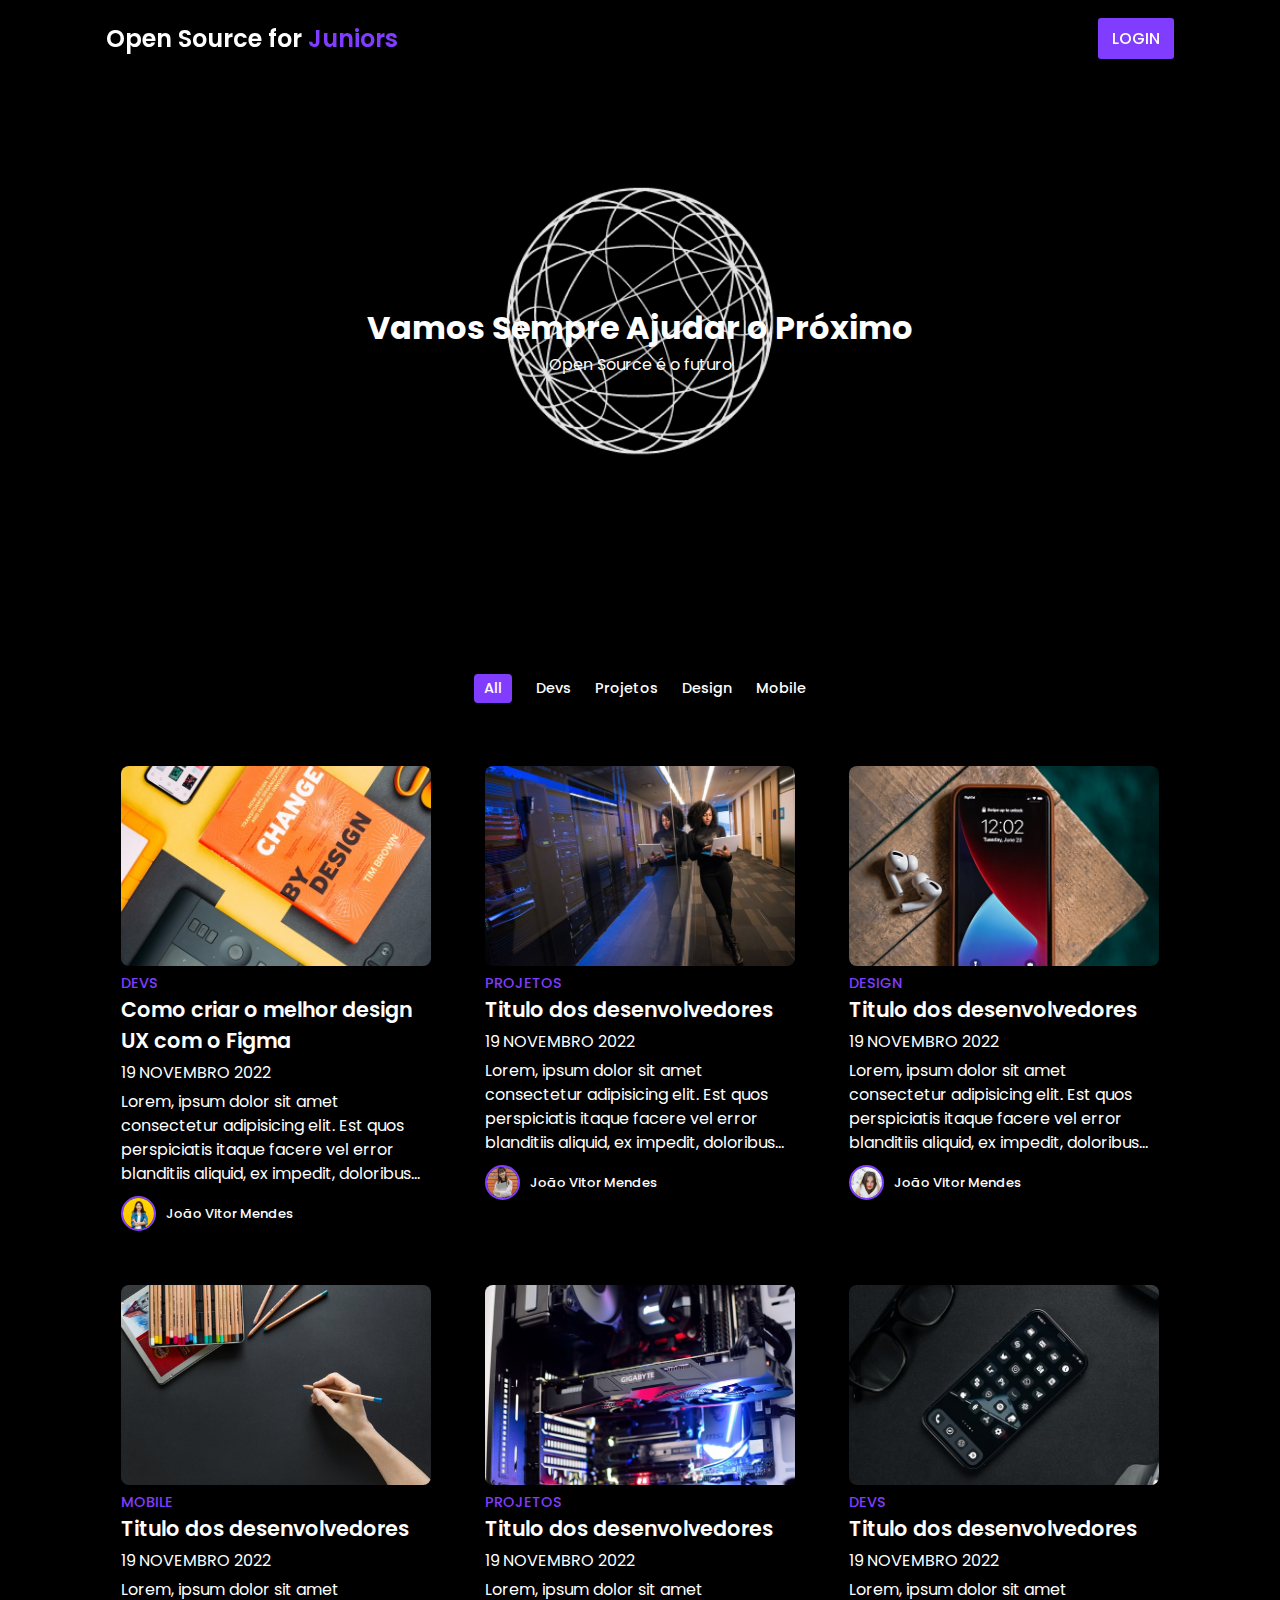
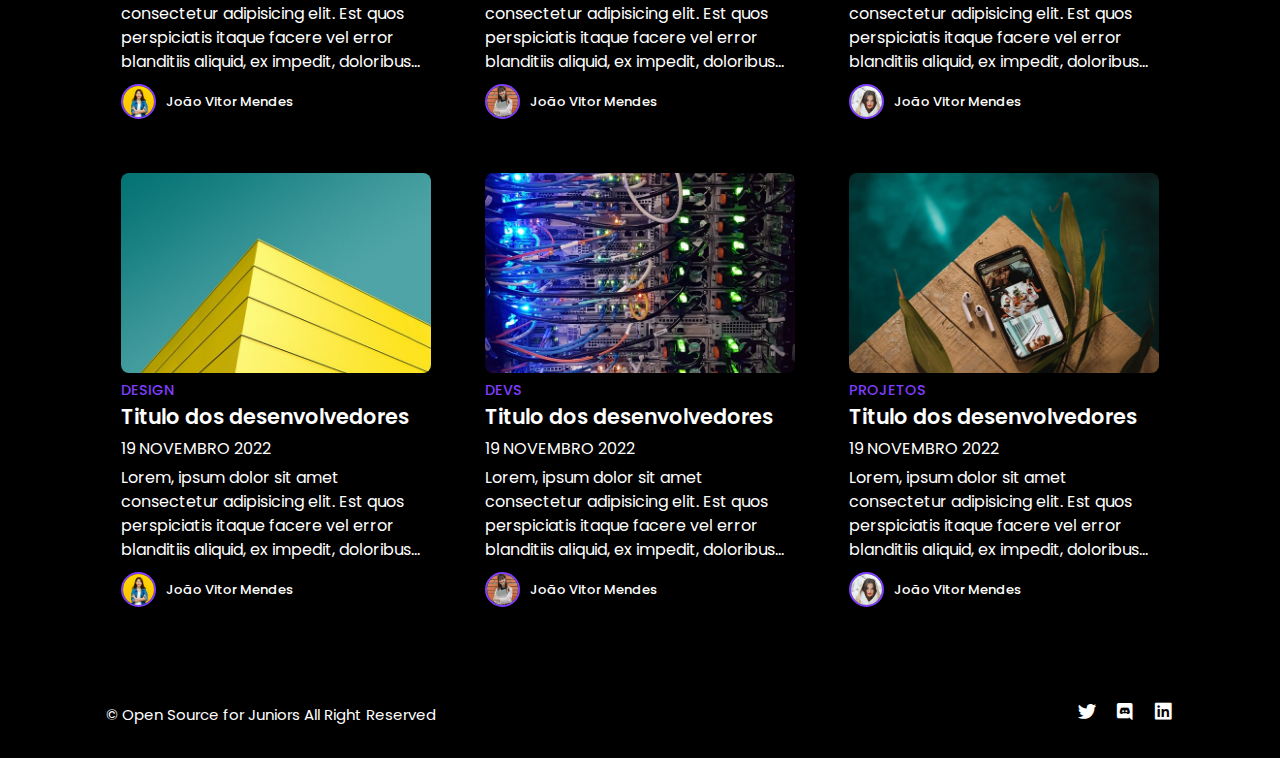
<file: index.html>
<!DOCTYPE html>
<html lang="pt-br">
<head>
    <meta charset="UTF-8">
    <meta http-equiv="X-UA-Compatible" content="IE=edge">
    <meta name="viewport" content="width=device-width, initial-scale=1.0">
    <!-- Favicon -->
    <link rel="icon" href="img/favicon.svg" />
    <!-- Link do css -->
    <link rel="stylesheet" href="css/style.css">
    <!-- Box icons -->
    <link href='https://unpkg.com/boxicons@2.1.4/css/boxicons.min.css' rel='stylesheet'>
    <title>Open Source for Juniors</title>
</head>
<body>

    <!-- Header -->
    <header>
        <!-- Nav -->
        <div class="Nav container">
        <!-- logo -->
        <a href="#" class="logo">Open Source for <span> Juniors </span></a>
        <!-- login Btn -->
        <a href="#" class="login">Login</a>
    </div>

    </header>
    <!-- Home -->
    <section class="home" id="home">
        <img src="img/Open source for juniors.png" alt="Open source for juniors">
        <div class="home-text container">
            <h2 class="home-title"> Vamos Sempre Ajudar o Próximo</h2>
            <h1 class="home-subtitle">Open Source é o futuro<h1>
        </div>
    </section>
    <!-- Post filter-->
    <div class="post-filter container">
        <span class="filter-item active-filter" data-filter="all">All</span>
        <span class="filter-item" data-filter="devs">Devs</span>
        <span class="filter-item" data-filter="projetos">Projetos</span>
        <span class="filter-item" data-filter="design">Design</span>
        <span class="filter-item" data-filter="mobile">Mobile</span>
    </div>
    <!-- Post -->
    <section class="post container">
        <!-- Post Box 1 -->
        <div class="post-box devs">
            <img src="img/post-1.jpg" alt="" class="post-img">
            <h2 class="category">Devs</h2>
            <a href="post-page.html" class="post-title">
                Como criar o melhor design UX com o Figma
            </a>
            <span class="post-date">19 Novembro 2022</span>
            <p class="post-description">Lorem, ipsum dolor sit amet consectetur adipisicing elit. Est quos perspiciatis itaque facere vel error blanditiis aliquid, ex impedit, doloribus quae perferendis similique ab dignissimos?</p>
        <!-- Profile -->
            <div class="profile">
                <img src="img/profile-1.jpg" alt="" class="profile-img">
                <span class="profile-name">João Vitor Mendes</span>
            </div>
        </div>
        <!-- Post Box 2 -->
        <div class="post-box projetos">
            <img src="img/post-2.jpg" alt="" class="post-img">
            <h2 class="category">Projetos</h2>
            <a href="post-page.html" class="post-title">
                Titulo dos desenvolvedores
            </a>
            <span class="post-date">19 Novembro 2022</span>
            <p class="post-description">Lorem, ipsum dolor sit amet consectetur adipisicing elit. Est quos perspiciatis itaque facere vel error blanditiis aliquid, ex impedit, doloribus quae perferendis similique ab dignissimos?</p>
        <!-- Profile -->
            <div class="profile">
                <img src="img/profile-2.jpg" alt="" class="profile-img">
                <span class="profile-name">João Vitor Mendes</span>
            </div>
        </div>
        <!-- Post Box 3 -->
        <div class="post-box design">
            <img src="img/post-3.jpg" alt="" class="post-img">
            <h2 class="category">Design</h2>
            <a href="post-page.html" class="post-title">
                Titulo dos desenvolvedores
            </a>
            <span class="post-date">19 Novembro 2022</span>
            <p class="post-description">Lorem, ipsum dolor sit amet consectetur adipisicing elit. Est quos perspiciatis itaque facere vel error blanditiis aliquid, ex impedit, doloribus quae perferendis similique ab dignissimos?</p>
        <!-- Profile -->
            <div class="profile">
                <img src="img/profile-3.jpg" alt="" class="profile-img">
                <span class="profile-name">João Vitor Mendes</span>
            </div>
        </div>
        <!-- Post Box 4 -->
        <div class="post-box mobile">
            <img src="img/post-4.jpg" alt="" class="post-img">
            <h2 class="category">Mobile</h2>
            <a href="post-page.html" class="post-title">
                Titulo dos desenvolvedores
            </a>
            <span class="post-date">19 Novembro 2022</span>
            <p class="post-description">Lorem, ipsum dolor sit amet consectetur adipisicing elit. Est quos perspiciatis itaque facere vel error blanditiis aliquid, ex impedit, doloribus quae perferendis similique ab dignissimos?</p>
        <!-- Profile -->
            <div class="profile">
                <img src="img/profile-1.jpg" alt="" class="profile-img">
                <span class="profile-name">João Vitor Mendes</span>
            </div>
        </div>
        <!-- Post Box 5 -->
        <div class="post-box projetos">
            <img src="img/post-5.jpg" alt="" class="post-img">
            <h2 class="category">Projetos</h2>
            <a href="post-page.html" class="post-title">
                Titulo dos desenvolvedores
            </a>
            <span class="post-date">19 Novembro 2022</span>
            <p class="post-description">Lorem, ipsum dolor sit amet consectetur adipisicing elit. Est quos perspiciatis itaque facere vel error blanditiis aliquid, ex impedit, doloribus quae perferendis similique ab dignissimos?</p>
        <!-- Profile -->
            <div class="profile">
                <img src="img/profile-2.jpg" alt="" class="profile-img">
                <span class="profile-name">João Vitor Mendes</span>
            </div>
        </div>
        <!-- Post Box 6 -->
        <div class="post-box devs">
            <img src="img/post-6.jpg" alt="" class="post-img">
            <h2 class="category">Devs</h2>
            <a href="post-page.html" class="post-title">
                Titulo dos desenvolvedores
            </a>
            <span class="post-date">19 Novembro 2022</span>
            <p class="post-description">Lorem, ipsum dolor sit amet consectetur adipisicing elit. Est quos perspiciatis itaque facere vel error blanditiis aliquid, ex impedit, doloribus quae perferendis similique ab dignissimos?</p>
        <!-- Profile -->
            <div class="profile">
                <img src="img/profile-3.jpg" alt="" class="profile-img">
                <span class="profile-name">João Vitor Mendes</span>
            </div>
        </div>
        <!-- Post Box 7 -->
        <div class="post-box design">
            <img src="img/post-7.jpg" alt="" class="post-img">
            <h2 class="category">Design</h2>
            <a href="post-page.html" class="post-title">
                Titulo dos desenvolvedores
            </a>
            <span class="post-date">19 Novembro 2022</span>
            <p class="post-description">Lorem, ipsum dolor sit amet consectetur adipisicing elit. Est quos perspiciatis itaque facere vel error blanditiis aliquid, ex impedit, doloribus quae perferendis similique ab dignissimos?</p>
        <!-- Profile -->
            <div class="profile">
                <img src="img/profile-1.jpg" alt="" class="profile-img">
                <span class="profile-name">João Vitor Mendes</span>
            </div>
        </div>
        <!-- Post Box 8 -->
        <div class="post-box devs">
            <img src="img/post-8.jpg" alt="" class="post-img">
            <h2 class="category">Devs</h2>
            <a href="post-page.html" class="post-title">
                Titulo dos desenvolvedores
            </a>
            <span class="post-date">19 Novembro 2022</span>
            <p class="post-description">Lorem, ipsum dolor sit amet consectetur adipisicing elit. Est quos perspiciatis itaque facere vel error blanditiis aliquid, ex impedit, doloribus quae perferendis similique ab dignissimos?</p>
        <!-- Profile -->
            <div class="profile">
                <img src="img/profile-2.jpg" alt="" class="profile-img">
                <span class="profile-name">João Vitor Mendes</span>
            </div>
        </div>
        <!-- Post Box 9 -->
        <div class="post-box projetos">
            <img src="img/post-9.jpg" alt="" class="post-img">
            <h2 class="category">Projetos</h2>
            <a href="post-page.html" class="post-title">
                Titulo dos desenvolvedores
            </a>
            <span class="post-date">19 Novembro 2022</span>
            <p class="post-description">Lorem, ipsum dolor sit amet consectetur adipisicing elit. Est quos perspiciatis itaque facere vel error blanditiis aliquid, ex impedit, doloribus quae perferendis similique ab dignissimos?</p>
        <!-- Profile -->
            <div class="profile">
                <img src="img/profile-3.jpg" alt="" class="profile-img">
                <span class="profile-name">João Vitor Mendes</span>
            </div>
        </div>
    </section>

    <!-- Footter -->

    <div class="footer container">
        <p>&#169; Open Source for Juniors All Right Reserved</p>
        <div class="social">
            <a
                href="https://twitter.com/opensourceforjn"
                target="_blank"
                rel="noreferrer"
            >
                <i class="bx bxl-twitter"></i>
            </a>
            <!-- Ainda não tem Instagram!
            <a href="#" target="_blank" rel="noreferrer">
                <i class="bx bxl-instagram"></i>
            </a> -->
            <a
                href="https://discord.com/invite/TdVXnnhj"
                target="_blank"
                rel="noreferrer"
            >
                <i class="bx bxl-discord"></i>
            </a>
            <a
                href="https://www.linkedin.com/company/opensourceforjuniors/"
                target="_blank"
                rel="noreferrer"
            >
                <i class="bx bxl-linkedin-square"></i>
            </a>
        </div>
    </div>


    <!-- Jquery link-->
    <script src="https://code.jquery.com/jquery-3.6.1.js" integrity="sha256-3zlB5s2uwoUzrXK3BT7AX3FyvojsraNFxCc2vC/7pNI=" crossorigin="anonymous"></script>
    <!--Link do Js-->
    <script src="js/app.js"></script>
</body>
</html>
</file>
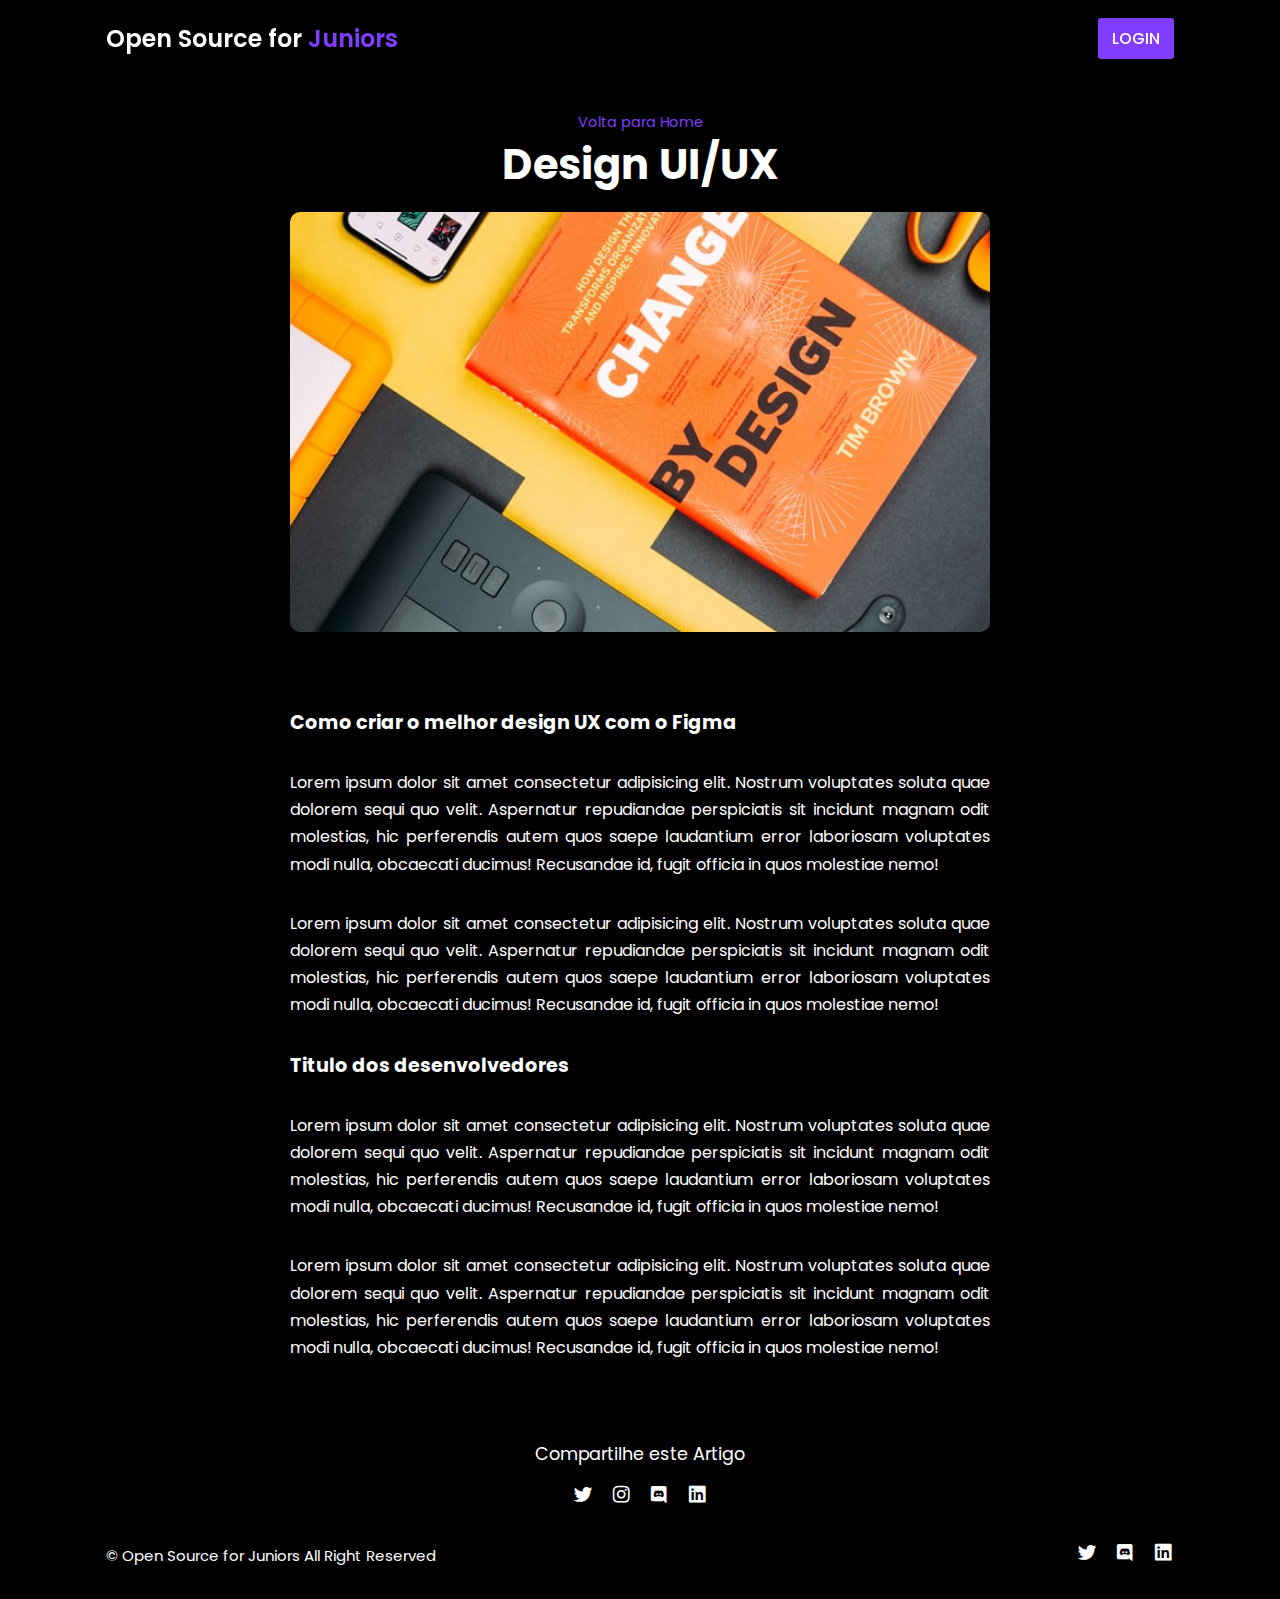
<file: post-page.html>
<!DOCTYPE html>
<html lang="pt-br">
<head>
    <meta charset="UTF-8">
    <meta http-equiv="X-UA-Compatible" content="IE=edge">
    <meta name="viewport" content="width=device-width, initial-scale=1.0">
    <!-- Link do css -->
    <link rel="stylesheet" href="css/style.css">
    <!-- Box icons -->
    <link href='https://unpkg.com/boxicons@2.1.4/css/boxicons.min.css' rel='stylesheet'>
    <title>Post page</title>
</head>
<body>

    <!-- Header -->
    <header>
    <!-- Nav -->
        <div class="Nav container">
    <!-- logo -->
        <a href="index.html" class="logo">Open Source for <span> Juniors </span></a>
    <!-- login Btn -->
        <a href="#" class="login">Login</a>
    </div>

    </header>

    <!-- Post content -->
    <section class="post-header">
        <div class="header-content post-container">
            <a href="index.html" class="back-home">Volta para Home</a>
            <h1 class="header-title">Design UI/UX</h1>
            <img src="img/post-1.jpg" alt="" class="header-img">
        </div>
    </section>

    <!-- Posts -->
    <section class="post-content post-container">
        <h2 class="sub-heading">Como criar o melhor design UX com o Figma</h2>
        <p class="post-text">Lorem ipsum dolor sit amet consectetur adipisicing elit. Nostrum voluptates soluta quae dolorem sequi quo velit. Aspernatur repudiandae perspiciatis sit incidunt magnam odit molestias, hic perferendis autem quos saepe laudantium error laboriosam voluptates modi nulla, obcaecati ducimus! Recusandae id, fugit officia in quos molestiae nemo!</p>
        <p class="post-text">Lorem ipsum dolor sit amet consectetur adipisicing elit. Nostrum voluptates soluta quae dolorem sequi quo velit. Aspernatur repudiandae perspiciatis sit incidunt magnam odit molestias, hic perferendis autem quos saepe laudantium error laboriosam voluptates modi nulla, obcaecati ducimus! Recusandae id, fugit officia in quos molestiae nemo!</p>
        <h2 class="sub-heading">Titulo dos desenvolvedores</h2>
        <p class="post-text">Lorem ipsum dolor sit amet consectetur adipisicing elit. Nostrum voluptates soluta quae dolorem sequi quo velit. Aspernatur repudiandae perspiciatis sit incidunt magnam odit molestias, hic perferendis autem quos saepe laudantium error laboriosam voluptates modi nulla, obcaecati ducimus! Recusandae id, fugit officia in quos molestiae nemo!</p>
        <p class="post-text">Lorem ipsum dolor sit amet consectetur adipisicing elit. Nostrum voluptates soluta quae dolorem sequi quo velit. Aspernatur repudiandae perspiciatis sit incidunt magnam odit molestias, hic perferendis autem quos saepe laudantium error laboriosam voluptates modi nulla, obcaecati ducimus! Recusandae id, fugit officia in quos molestiae nemo!</p>
    </section>

    <!-- Share -->
    <div class="share post-container">
        <span class="share-title">Compartilhe este Artigo</span>
        <div class="social">
            <a href="#"><i class='bx bxl-twitter' ></i></a>
            <a href="#"><i class='bx bxl-instagram' ></i></a>
            <a href="#"><i class='bx bxl-discord' ></i></a>
            <a href="#"><i class='bx bxl-linkedin-square' ></i></a>
        </div>
    </div>

    <!-- Footter -->
    <div class="footer container">
        <p>&#169; Open Source for Juniors All Right Reserved</p>
        <div class="social">
            <a href="https://twitter.com/opensourceforjn" target="_blank"rel="noreferrer"><i class='bx bxl-twitter' ></i></a>
            <a href="https://discord.com/invite/TdVXnnhj" target="_blank"rel="noreferrer"><i class='bx bxl-discord' ></i></a>
            <a ref="https://www.linkedin.com/company/opensourceforjuniors/" target="_blank"rel="noreferrer"><i class='bx bxl-linkedin-square' ></i></a>
        </div>
    </div>


    <!-- Jquery link-->
    <script src="https://code.jquery.com/jquery-3.6.1.js" integrity="sha256-3zlB5s2uwoUzrXK3BT7AX3FyvojsraNFxCc2vC/7pNI=" crossorigin="anonymous"></script>
    <!--Link do Js-->
    <script src="js/app.js"></script>
</body>
</html>
</file>
<file: css/style.css>
/* Google fonts */
@import url('https://fonts.googleapis.com/css2?family=Poppins:wght@400;500;600;700&display=swap');

*{
    font-family: 'Poppins', sans-serif;
    margin: 0;
    padding: 0;
    scroll-behavior: smooth;
    scroll-padding-top: 2rem ;
    box-sizing: border-box;
}

body {
    background: var(--container-color);
}



/* variaveis */
:root{
    --container-color:#000000;
    --second-color: #803dff;
    --text-color: #172317 ;
    --bg-color: #fff;
}

::selection{
    color: var(--bg-color);
    background: var(--second-color);
}

a {
    text-decoration: none; 
}

li{
    list-style: none;
}

section {
    padding: 3rem 0;
}

/* Header */

.container {
    max-width: 1068px;
    margin: auto;
    width: 100%;
}

header {
    position:  fixed;
    top: 0;
    left: 0;
    width: 100%;
    z-index: 200;
}

header.shadow {
    background: var(--bg-color);
    box-shadow: 0 1px 4px hsl(0 4% 14% / 10%);
    transition: 0.4s;
}

header.shadow .logo {
    color: var(--text-color);
}

.Nav {
    display: flex;
    align-items: center;
    justify-content: space-between;
    padding: 18px 0;
}

.logo {
    font-size: 1.5rem;
    font-weight: 600;
    color: var(--bg-color);
}

.logo span{
    color: var(--second-color);
}

.login {
    padding: 8px 14px;
    text-transform: uppercase;
    font-weight: 500;
    border-radius: 3px;
    background: var(--second-color);
    color: var(--bg-color);
}

.login:hover {
    background: hsl(260, 100%, 61%);
    transition: 0.3;
}

.home {
    width: 100%;
    min-height: 440px;
    background: var(--container-color);
    display: grid;
    justify-content: center;
    align-items: center;
}

.home-text {
    color: var(--bg-color);
    text-align: center;
    margin-top: -290px;
    width: 100%;
}

.home img { 
    width: 100%;
    opacity: 0.9;
    display: flex;
    max-width: 100%;
   
}

.home-title {
    font-size: 2rem;
}

.home-subtitle {
    font-size: 1rem;
    font-weight: 400;
}

/* Post filter */

.post-filter {
    display: flex;
    justify-content: center;
    align-items: center;
    column-gap: 1.5rem;
    margin-top: 2rem !important;
    color: var(--bg-color);
}

.filter-item {
    font-size: 0.9rem;
    font-weight: 500;
    cursor: pointer;
}

.active-filter {
    background:var(--second-color);
    color: var(--bg-color);
    padding: 4px 10px;
    border-radius: 4px;
}

/* Posts */

.post {
    display: grid;
    grid-template-columns: repeat(auto-fit, minmax(280px, auto));
    justify-content: center;
    gap: 1.5rem;
}

.post-box {
    background: var(--container-color);
    box-shadow: 0 4xp 14px hsl(355deg 25% 15% / 10%);
    padding: 15px;
    border-radius: 0.5rem;
}

.post-img {
    width: 100%;
    height: 200px;
    object-fit: cover;
    object-position: center;
    border-radius: 0.5rem;
}

.category {
   font-size: 0.9rem;
   font-weight: 500;
   text-transform: uppercase;
   color: var(--second-color);
}

.post-title {
    font-size: 1.3rem;
    font-weight: 600;
    color: var(--bg-color);
    display: -webkit-box;
    -webkit-line-clamp: 2;
    -webkit-box-orient: vertical;
    overflow: hidden;
}

.post-date {
    display: flex;
    font-size: 0.875;
    text-transform: uppercase;
    font-weight: 400;
    margin-top: 4px;
    color: var(--bg-color);
}


.post-description {
   font-size: 0.9;
   color: var(--bg-color);
   line-height: 1.5rem;
   margin: 5px 0 10px;
   display: -webkit-box;
   -webkit-line-clamp: 4;
    -webkit-box-orient: vertical;
    overflow: hidden;
}

/* profile */

.profile {
    display: flex;
    align-items: center;
    gap: 10px;
    color: var(--bg-color);
}

.profile-img {
    width: 35px;
    height: 35px;
    border-radius: 50%;
    object-fit: cover;
    object-position: center;
    border: 2px solid var(--second-color);
}


.profile-name {
    font-size: 0.82rem;
    font-weight: 500;
}

.footer {
    display: flex;
    justify-content: space-between;
    align-items: center;
    color: var(--bg-color);
    padding: 30px 0;
}

/* Footer */

.footer p {
    font-size: 0.938rem;
}

.social {
    display: flex;
    align-items: center;
    column-gap: 1rem;
}

.social .bx {
    font-size: 1.4rem;
    color: var(--bg-color);
}

.social .bx:hover {
    color: var(--second-color);
    transition: 0.3s all linear;
}

/* Post Content */

.post-header {
    width: 100%;
    height: 500px;
    background: var(--container-color);
}

.post-container {
    max-width: 700px;
    margin: auto;
    width: 100%;
}

.header-content {
    display: flex;
    flex-direction: column;
    align-items: center;
    margin-top: 4rem !important;
}

.back-home {
    color: var(--second-color);
    font-size: 0.9rem;
}

.header-title {
    width: 90%;
    font-size: 2.6rem;
    color: var(--bg-color);
    text-align: center;
    margin-bottom: 1rem;
}

.header-img {
    width: 100%;
    height: 420px;
    object-fit: cover;
    object-position: center;
    border-radius: 10px;
}

.post-content {
    margin-top: 10rem !important;
}

.sub-heading {
    font-size: 1.2rem;
    color: var(--bg-color);
}

.post-text {
    font-size: 1rem;
    line-height: 1.7rem;
    margin: 2rem 0;
    text-align: justify;
    color: var(--bg-color);
}

.share {
    display: flex;
    flex-direction: column;
    align-items: center;
    row-gap: 1rem;
}

.share-title {
    font-size: 1.1rem;
    color: var(--bg-color);
}

/********** Responsividade ***********/

@media (max-width: 1060px) {
    .container {
        margin: 0 auto;
        width: 95%;
    }
    .home-text {
        width: 100%;
    }
}

@media (max-width: 768px) {
    .Nav {
        padding: 10px 0;
    }
    section {
        padding: 2rem 0;
    }
    .header-content {
        margin-top: 3rem !important;
    }
    .home {
        min-height: 380px;
    }
    .home-title {
        font-size: 3rem;
    }
    .header-title {
        font-size: 2rem;
    }

    .header-img {
        height: 370px;
    }
    .post-header {
        height: 435px;
    }
    .post-content {
        margin-top: 9rem !important;
    }
}
@media (max-width: 570px) {
    .post-header {
        height: 390px;
    }
    .header-title {
        width: 100%;
    }
    .header-img {
        height: 340px;
    }
    .footer {
        flex-direction: column;
        row-gap: 1rem;
        padding: 20px 0;
        text-align: center;
    }
}
@media (max-width: 396px) {
    .home-title {
        font-size: 2rem;
    }
    .home-subtitle {
        font-size: 0.9rem;
    }
    .home {
        min-height: 300px;
    }
    .post-box {
        padding: 10px;
    }
    .header-title {
        font-size: 1.4rem;
    }
    .header-img {
        height: 240px;
    }
    .post-header {
        height: 335px;
    }
    .post-content {
        margin-top: 5rem !important;
    }
    .post-text {
        font-size: 0.875rem;
        margin: 10px 0;
    }
}
</file>
